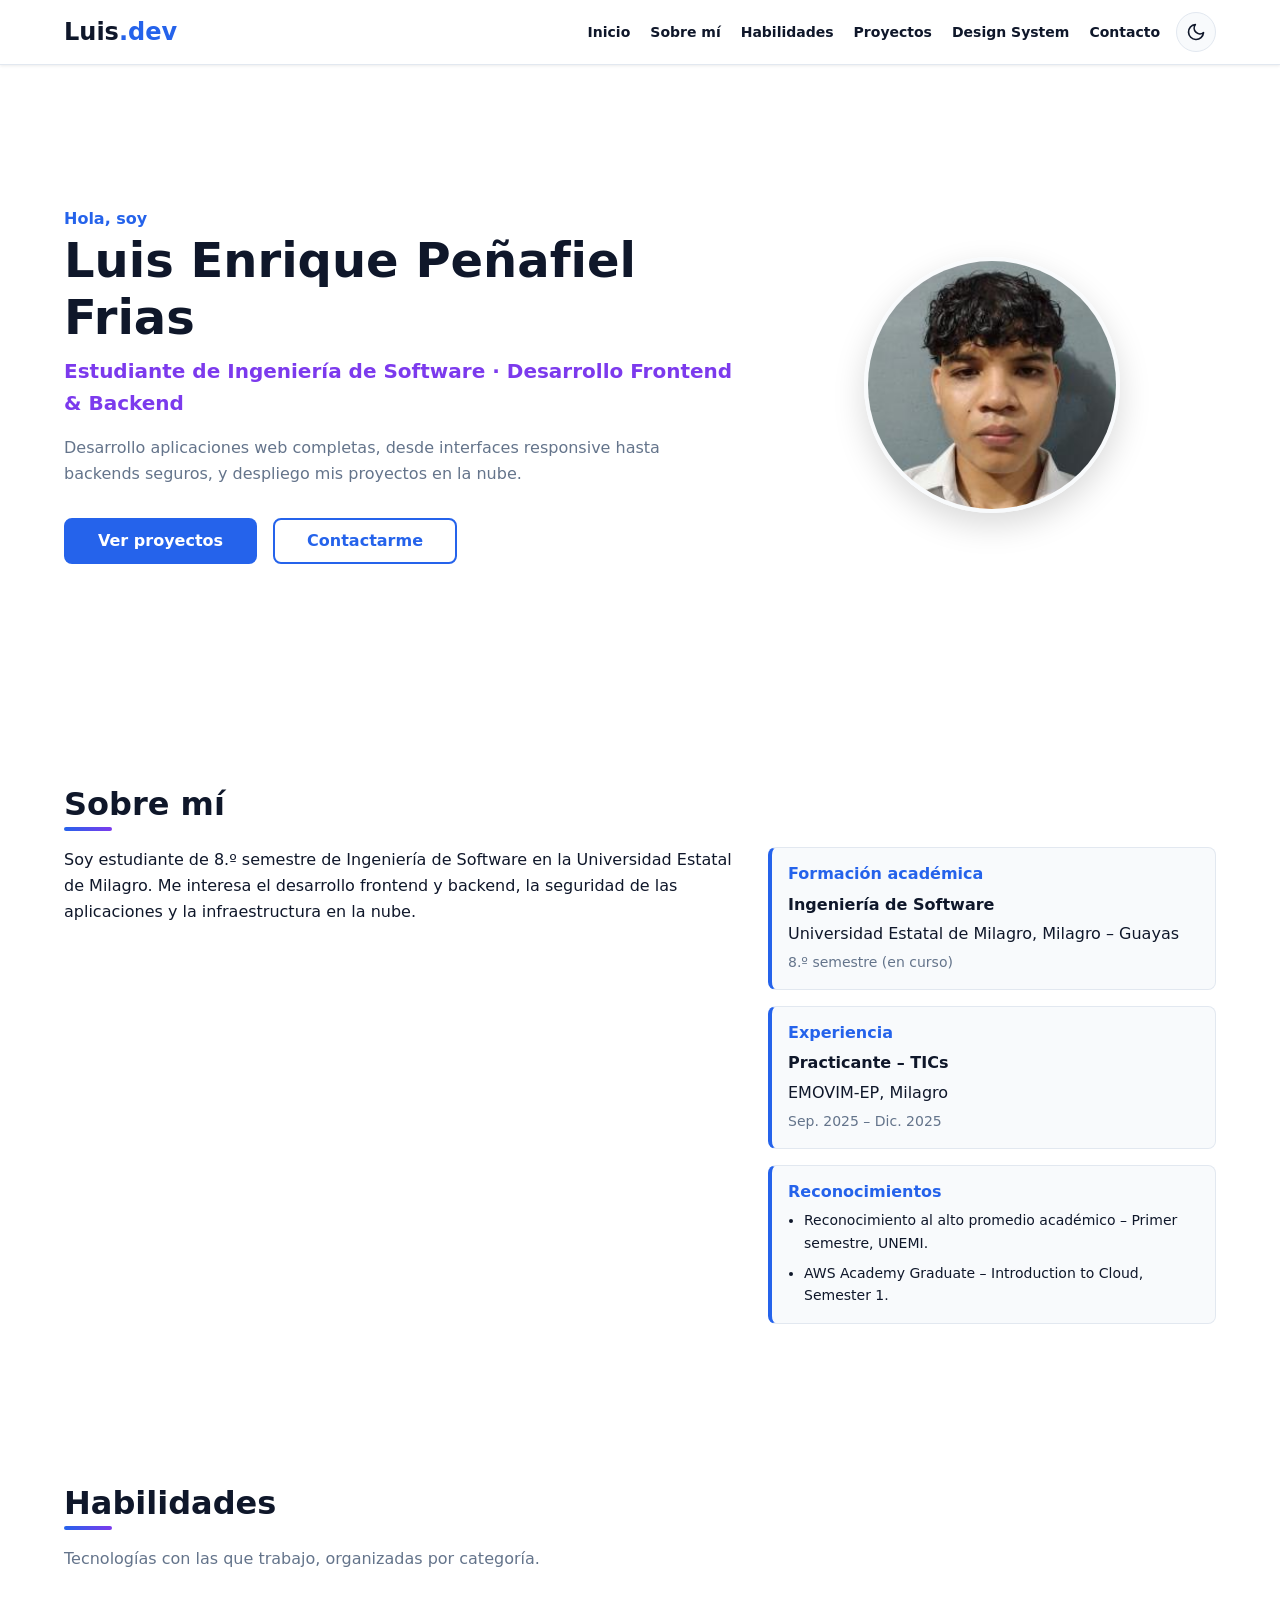
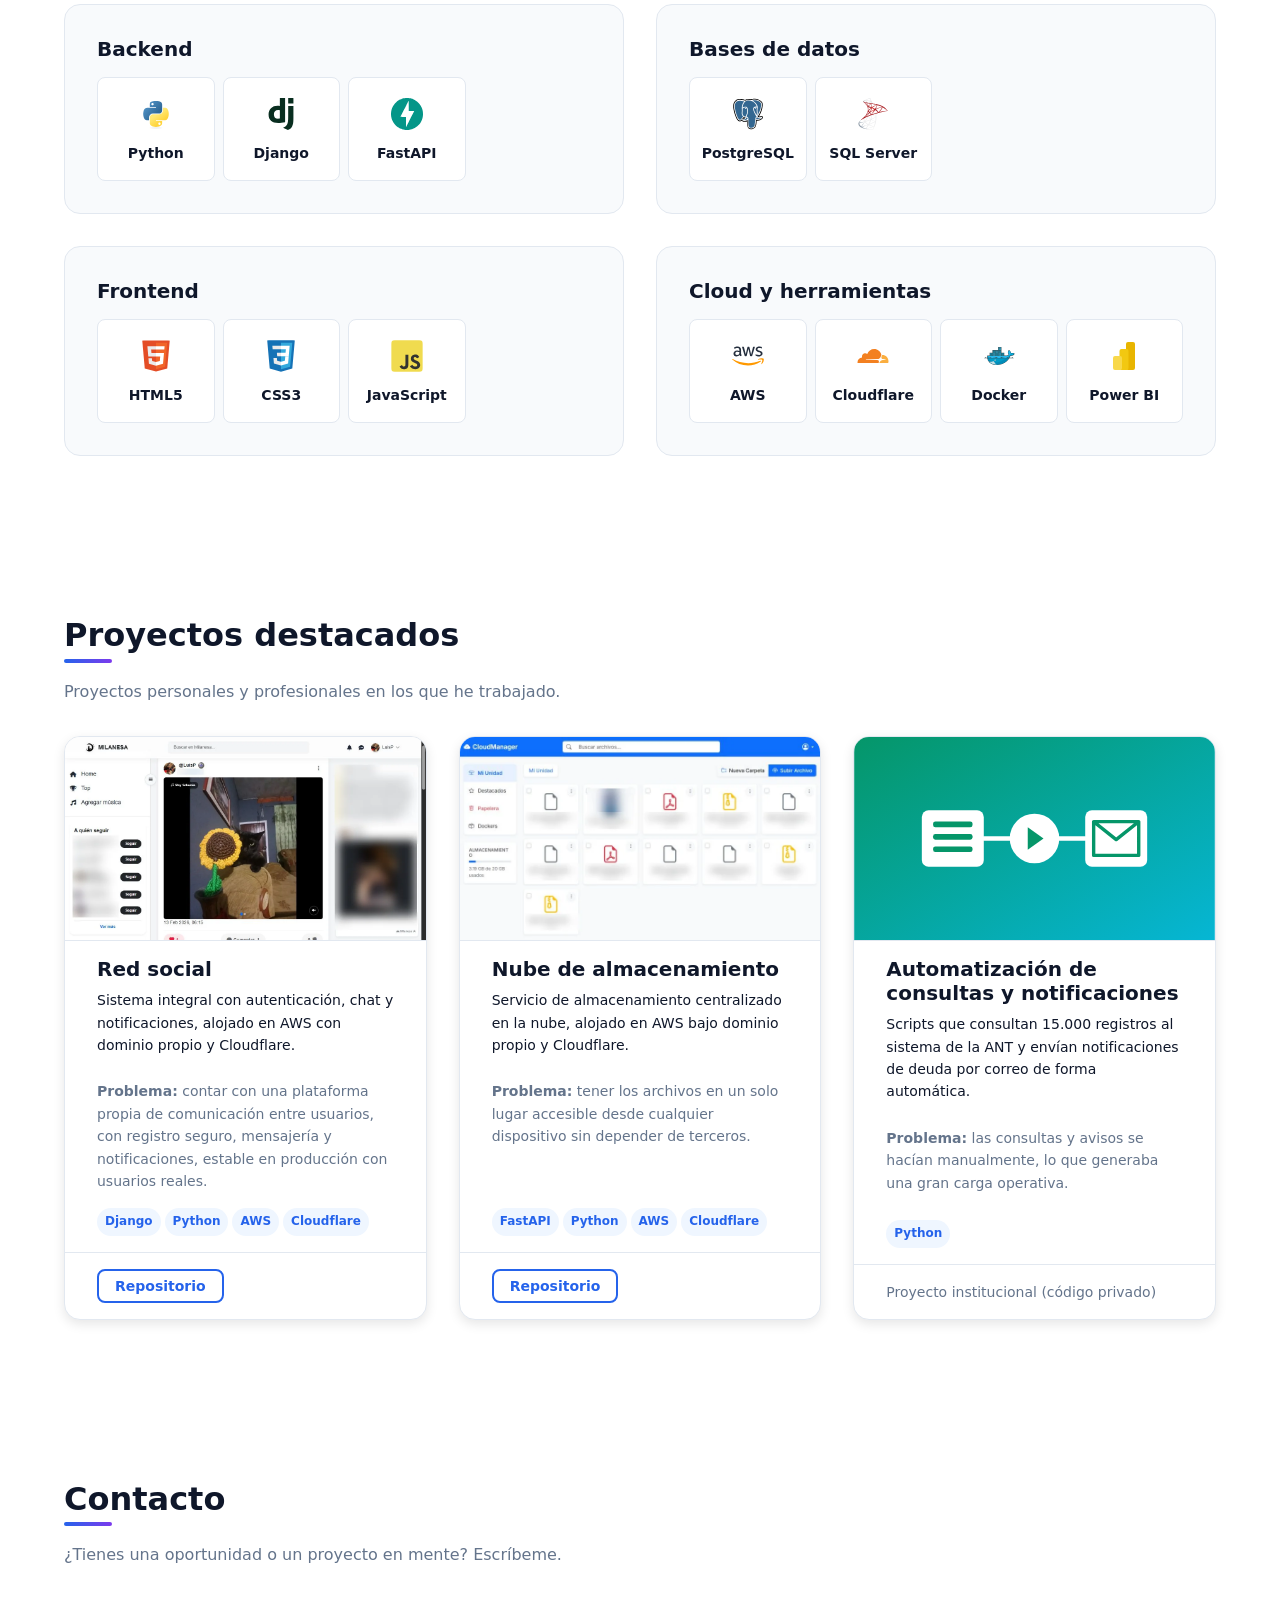
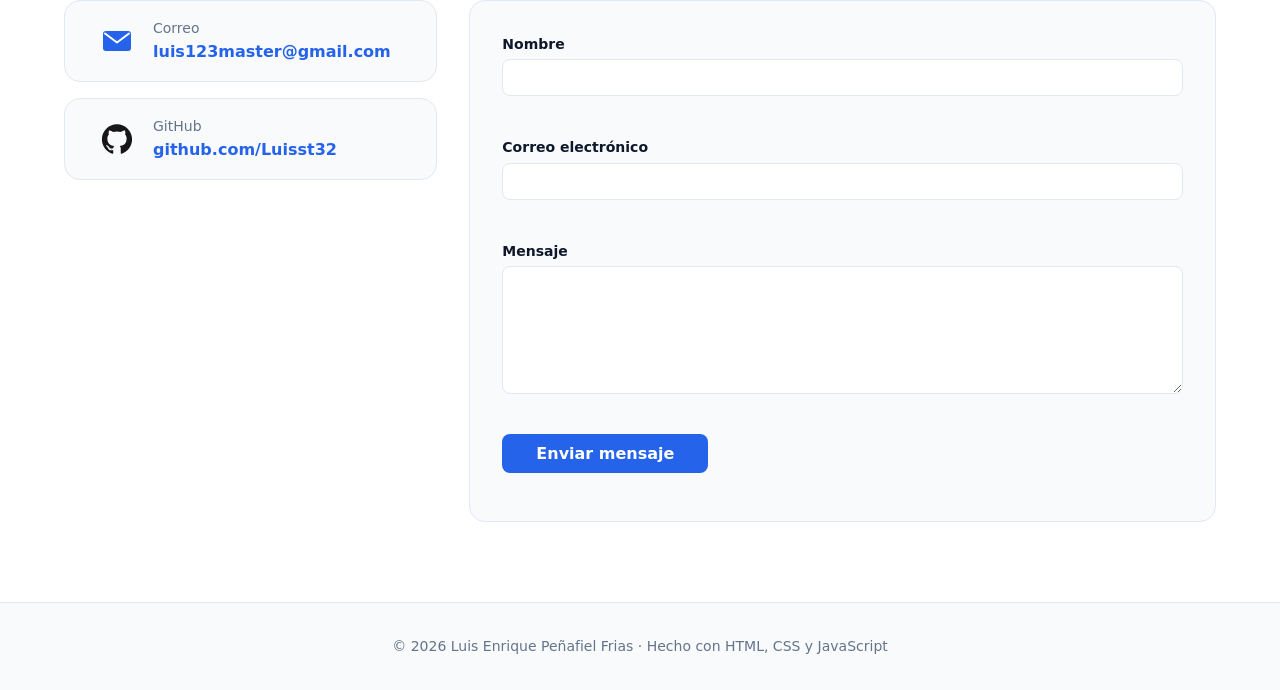
<file: index.html>
<!DOCTYPE html>
<html lang="es">
<head>
    <meta charset="UTF-8">
    <meta name="viewport" content="width=device-width, initial-scale=1.0">
    <meta name="description" content="Portafolio de Luis Enrique Peñafiel Frias, estudiante de Ingeniería de Software enfocado en desarrollo web frontend, backend y cloud.">
    <title>Luis Peñafiel | Portafolio</title>
    <link rel="stylesheet" href="css/variables.css">
    <link rel="stylesheet" href="css/base.css">
    <link rel="stylesheet" href="css/layout.css">
    <link rel="stylesheet" href="css/components.css">
    <script src="js/theme.js"></script>
    <script src="js/main.js" defer></script>
</head>
<body>
    <a class="skip-link" href="#contenido">Saltar al contenido</a>

    <header class="site-header">
        <nav class="navbar" aria-label="Navegación principal">
            <a class="navbar__brand" href="index.html">Luis<span>.dev</span></a>
            <button class="theme-toggle" type="button" aria-pressed="false" aria-label="Activar tema oscuro">
                <svg class="theme-toggle__icon theme-toggle__icon--moon" viewBox="0 0 24 24" aria-hidden="true"><path d="M21 12.8A9 9 0 1 1 11.2 3a7 7 0 0 0 9.8 9.8z"/></svg>
                <svg class="theme-toggle__icon theme-toggle__icon--sun" viewBox="0 0 24 24" aria-hidden="true"><circle cx="12" cy="12" r="5"/><path d="M12 1v3M12 20v3M4.2 4.2l2.1 2.1M17.7 17.7l2.1 2.1M1 12h3M20 12h3M4.2 19.8l2.1-2.1M17.7 6.3l2.1-2.1"/></svg>
            </button>
            <button class="navbar__toggle" type="button" aria-controls="menu-principal" aria-expanded="false" aria-label="Abrir menú">
                <span class="navbar__toggle-bar"></span>
                <span class="navbar__toggle-bar"></span>
                <span class="navbar__toggle-bar"></span>
            </button>
            <ul class="navbar__menu" id="menu-principal">
                <li><a class="navbar__link" href="#inicio">Inicio</a></li>
                <li><a class="navbar__link" href="#sobre-mi">Sobre mí</a></li>
                <li><a class="navbar__link" href="#habilidades">Habilidades</a></li>
                <li><a class="navbar__link" href="#proyectos">Proyectos</a></li>
                <li><a class="navbar__link" href="design-system.html">Design System</a></li>
                <li><a class="navbar__link" href="#contacto">Contacto</a></li>
            </ul>
        </nav>
    </header>

    <main id="contenido">
        <section class="hero" id="inicio" aria-labelledby="hero-titulo">
            <div class="hero__text">
                <p class="hero__greeting">Hola, soy</p>
                <h1 id="hero-titulo">Luis Enrique Peñafiel Frias</h1>
                <p class="hero__role">Estudiante de Ingeniería de Software · Desarrollo Frontend &amp; Backend</p>
                <p class="hero__summary">
                    Desarrollo aplicaciones web completas, desde interfaces responsive hasta
                    backends seguros, y despliego mis proyectos en la nube.
                </p>
                <div class="hero__actions">
                    <a class="btn btn--primary" href="#proyectos">Ver proyectos</a>
                    <a class="btn btn--secondary" href="#contacto">Contactarme</a>
                </div>
            </div>
            <figure class="hero__photo">
                <img src="assets/img/perfil.jpg" alt="Fotografía de Luis Enrique Peñafiel Frias" width="231" height="293">
            </figure>
        </section>

        <section class="section" id="sobre-mi" aria-labelledby="sobre-mi-titulo">
            <h2 class="section__title" id="sobre-mi-titulo">Sobre mí</h2>
            <div class="about">
                <div class="about__text">
                    <p>
                        Soy estudiante de 8.º semestre de Ingeniería de Software en la Universidad Estatal
                        de Milagro. Me interesa el desarrollo frontend y backend, la seguridad de las
                        aplicaciones y la infraestructura en la nube.
                    </p>
                </div>

                <aside class="about__aside" aria-label="Datos académicos y profesionales">
                    <article class="info-block">
                        <h3 class="info-block__title">Formación académica</h3>
                        <p><strong>Ingeniería de Software</strong></p>
                        <p>Universidad Estatal de Milagro, Milagro – Guayas</p>
                        <p class="text-muted">8.º semestre (en curso)</p>
                    </article>

                    <article class="info-block">
                        <h3 class="info-block__title">Experiencia</h3>
                        <p><strong>Practicante – TICs</strong></p>
                        <p>EMOVIM-EP, Milagro</p>
                        <p class="text-muted"><time datetime="2025-09">Sep. 2025</time> – <time datetime="2025-12">Dic. 2025</time></p>
                    </article>

                    <article class="info-block">
                        <h3 class="info-block__title">Reconocimientos</h3>
                        <ul class="info-block__list">
                            <li>Reconocimiento al alto promedio académico – Primer semestre, UNEMI.</li>
                            <li>AWS Academy Graduate – Introduction to Cloud, Semester 1.</li>
                        </ul>
                    </article>
                </aside>
            </div>
        </section>

        <section class="section" id="habilidades" aria-labelledby="habilidades-titulo">
            <h2 class="section__title" id="habilidades-titulo">Habilidades</h2>
            <p class="section__intro">Tecnologías con las que trabajo, organizadas por categoría.</p>

            <div class="skills">
                <article class="skill-group">
                    <h3 class="skill-group__title">Backend</h3>
                    <ul class="skill-list">
                        <li class="skill">
                            <img class="skill__icon" src="assets/icons/python.svg" alt="" width="40" height="40">
                            <span class="skill__name">Python</span>
                        </li>
                        <li class="skill">
                            <img class="skill__icon" src="assets/icons/django.svg" alt="" width="40" height="40">
                            <span class="skill__name">Django</span>
                        </li>
                        <li class="skill">
                            <img class="skill__icon" src="assets/icons/fastapi.svg" alt="" width="40" height="40">
                            <span class="skill__name">FastAPI</span>
                        </li>
                    </ul>
                </article>

                <article class="skill-group">
                    <h3 class="skill-group__title">Bases de datos</h3>
                    <ul class="skill-list">
                        <li class="skill">
                            <img class="skill__icon" src="assets/icons/postgresql.svg" alt="" width="40" height="40">
                            <span class="skill__name">PostgreSQL</span>
                        </li>
                        <li class="skill">
                            <img class="skill__icon" src="assets/icons/sqlserver.svg" alt="" width="40" height="40">
                            <span class="skill__name">SQL Server</span>
                        </li>
                    </ul>
                </article>

                <article class="skill-group">
                    <h3 class="skill-group__title">Frontend</h3>
                    <ul class="skill-list">
                        <li class="skill">
                            <img class="skill__icon" src="assets/icons/html5.svg" alt="" width="40" height="40">
                            <span class="skill__name">HTML5</span>
                        </li>
                        <li class="skill">
                            <img class="skill__icon" src="assets/icons/css3.svg" alt="" width="40" height="40">
                            <span class="skill__name">CSS3</span>
                        </li>
                        <li class="skill">
                            <img class="skill__icon" src="assets/icons/javascript.svg" alt="" width="40" height="40">
                            <span class="skill__name">JavaScript</span>
                        </li>
                    </ul>
                </article>

                <article class="skill-group">
                    <h3 class="skill-group__title">Cloud y herramientas</h3>
                    <ul class="skill-list">
                        <li class="skill">
                            <img class="skill__icon" src="assets/icons/aws.svg" alt="" width="40" height="40">
                            <span class="skill__name">AWS</span>
                        </li>
                        <li class="skill">
                            <img class="skill__icon" src="assets/icons/cloudflare.svg" alt="" width="40" height="40">
                            <span class="skill__name">Cloudflare</span>
                        </li>
                        <li class="skill">
                            <img class="skill__icon" src="assets/icons/docker.svg" alt="" width="40" height="40">
                            <span class="skill__name">Docker</span>
                        </li>
                        <li class="skill">
                            <img class="skill__icon" src="assets/icons/powerbi.svg" alt="" width="40" height="40">
                            <span class="skill__name">Power BI</span>
                        </li>
                    </ul>
                </article>
            </div>
        </section>

        <section class="section" id="proyectos" aria-labelledby="proyectos-titulo">
            <h2 class="section__title" id="proyectos-titulo">Proyectos destacados</h2>
            <p class="section__intro">Proyectos personales y profesionales en los que he trabajado.</p>


            <div class="projects">
                <article class="card">
                    <figure class="card__media">
                        <img src="assets/img/captura-red-social.webp" alt="Captura de la red social Milanesa: feed con una publicación, menú lateral y sugerencias de usuarios a seguir" width="1144" height="644" loading="lazy" decoding="async">
                        <figcaption class="visually-hidden">Red social desarrollada con Django</figcaption>
                    </figure>
                    <div class="card__body">
                        <h3 class="card__title">Red social</h3>
                        <p class="card__desc">Sistema integral con autenticación, chat y notificaciones, alojado en AWS con dominio propio y Cloudflare.</p>
                        <p class="card__problem"><strong>Problema:</strong> contar con una plataforma propia de comunicación entre usuarios, con registro seguro, mensajería y notificaciones, estable en producción con usuarios reales.</p>
                        <ul class="card__tags" aria-label="Tecnologías">
                            <li class="badge">Django</li>
                            <li class="badge">Python</li>
                            <li class="badge">AWS</li>
                            <li class="badge">Cloudflare</li>
                        </ul>
                    </div>
                    <footer class="card__footer">
                        <a class="btn btn--secondary btn--sm" href="https://github.com/Luisst32/web-django" target="_blank" rel="noopener noreferrer">Repositorio</a>
                    </footer>
                </article>

                <article class="card">
                    <figure class="card__media">
                        <img src="assets/img/captura-nube.webp" alt="Captura de CloudManager: vista Mi Unidad con archivos, barra de almacenamiento y botones para subir archivos y crear carpetas" width="800" height="450" loading="lazy" decoding="async">
                        <figcaption class="visually-hidden">Nube de almacenamiento desarrollada con FastAPI</figcaption>
                    </figure>
                    <div class="card__body">
                        <h3 class="card__title">Nube de almacenamiento</h3>
                        <p class="card__desc">Servicio de almacenamiento centralizado en la nube, alojado en AWS bajo dominio propio y Cloudflare.</p>
                        <p class="card__problem"><strong>Problema:</strong> tener los archivos en un solo lugar accesible desde cualquier dispositivo sin depender de terceros.</p>
                        <ul class="card__tags" aria-label="Tecnologías">
                            <li class="badge">FastAPI</li>
                            <li class="badge">Python</li>
                            <li class="badge">AWS</li>
                            <li class="badge">Cloudflare</li>
                        </ul>
                    </div>
                    <footer class="card__footer">
                        <a class="btn btn--secondary btn--sm" href="https://github.com/Luisst32/upload_documents" target="_blank" rel="noopener noreferrer">Repositorio</a>
                    </footer>
                </article>

                <article class="card">
                    <figure class="card__media">
                        <img src="assets/img/proyecto-automatizacion.svg" alt="Ilustración de un flujo automatizado de correos y registros" width="640" height="360" loading="lazy" decoding="async">
                        <figcaption class="visually-hidden">Automatización de consultas y notificaciones</figcaption>
                    </figure>
                    <div class="card__body">
                        <h3 class="card__title">Automatización de consultas y notificaciones</h3>
                        <p class="card__desc">Scripts que consultan 15.000 registros al sistema de la ANT y envían notificaciones de deuda por correo de forma automática.</p>
                        <p class="card__problem"><strong>Problema:</strong> las consultas y avisos se hacían manualmente, lo que generaba una gran carga operativa.</p>
                        <ul class="card__tags" aria-label="Tecnologías">
                            <li class="badge">Python</li>
                        </ul>
                    </div>
                    <footer class="card__footer">
                        <p class="text-muted">Proyecto institucional (código privado)</p>
                    </footer>
                </article>
            </div>
        </section>

        <section class="section" id="contacto" aria-labelledby="contacto-titulo">
            <h2 class="section__title" id="contacto-titulo">Contacto</h2>
            <p class="section__intro">¿Tienes una oportunidad o un proyecto en mente? Escríbeme.</p>

            <div class="contact">
                <address class="contact__info">
                    <a class="contact-card" href="mailto:luis123master@gmail.com">
                        <img class="contact-card__icon" src="assets/icons/correo.svg" alt="" width="40" height="40">
                        <span class="contact-card__label">Correo</span>
                        <span class="contact-card__value">luis123master@gmail.com</span>
                    </a>
                    <a class="contact-card" href="https://github.com/Luisst32" target="_blank" rel="noopener noreferrer">
                        <img class="contact-card__icon" src="assets/icons/github.svg" alt="" width="40" height="40">
                        <span class="contact-card__label">GitHub</span>
                        <span class="contact-card__value">github.com/Luisst32</span>
                    </a>
                </address>

                <form class="form" id="form-contacto" action="https://formsubmit.co/luis123master@gmail.com" method="post" novalidate>
                    <input type="hidden" name="_subject" value="Nuevo mensaje desde el portafolio">
                    <input type="hidden" name="_template" value="table">
                    <input class="form__honey" type="text" name="_honey" tabindex="-1" autocomplete="off" aria-hidden="true">
                    <div class="form__field">
                        <label class="form__label" for="nombre">Nombre</label>
                        <input class="input" type="text" id="nombre" name="nombre" autocomplete="name" required minlength="3" aria-describedby="nombre-error">
                        <p class="form__error" id="nombre-error"></p>
                    </div>
                    <div class="form__field">
                        <label class="form__label" for="email">Correo electrónico</label>
                        <input class="input" type="email" id="email" name="email" autocomplete="email" required aria-describedby="email-error">
                        <p class="form__error" id="email-error"></p>
                    </div>
                    <div class="form__field">
                        <label class="form__label" for="mensaje">Mensaje</label>
                        <textarea class="input textarea" id="mensaje" name="mensaje" rows="5" required minlength="10" aria-describedby="mensaje-error"></textarea>
                        <p class="form__error" id="mensaje-error"></p>
                    </div>
                    <button class="btn btn--primary" type="submit">Enviar mensaje</button>
                    <p class="form__status" role="status" aria-live="polite"></p>
                </form>
            </div>
        </section>
    </main>


    <footer class="site-footer">
        <p>&copy; 2026 Luis Enrique Peñafiel Frias · Hecho con HTML, CSS y JavaScript</p>
    </footer>
</body>
</html>
</file>
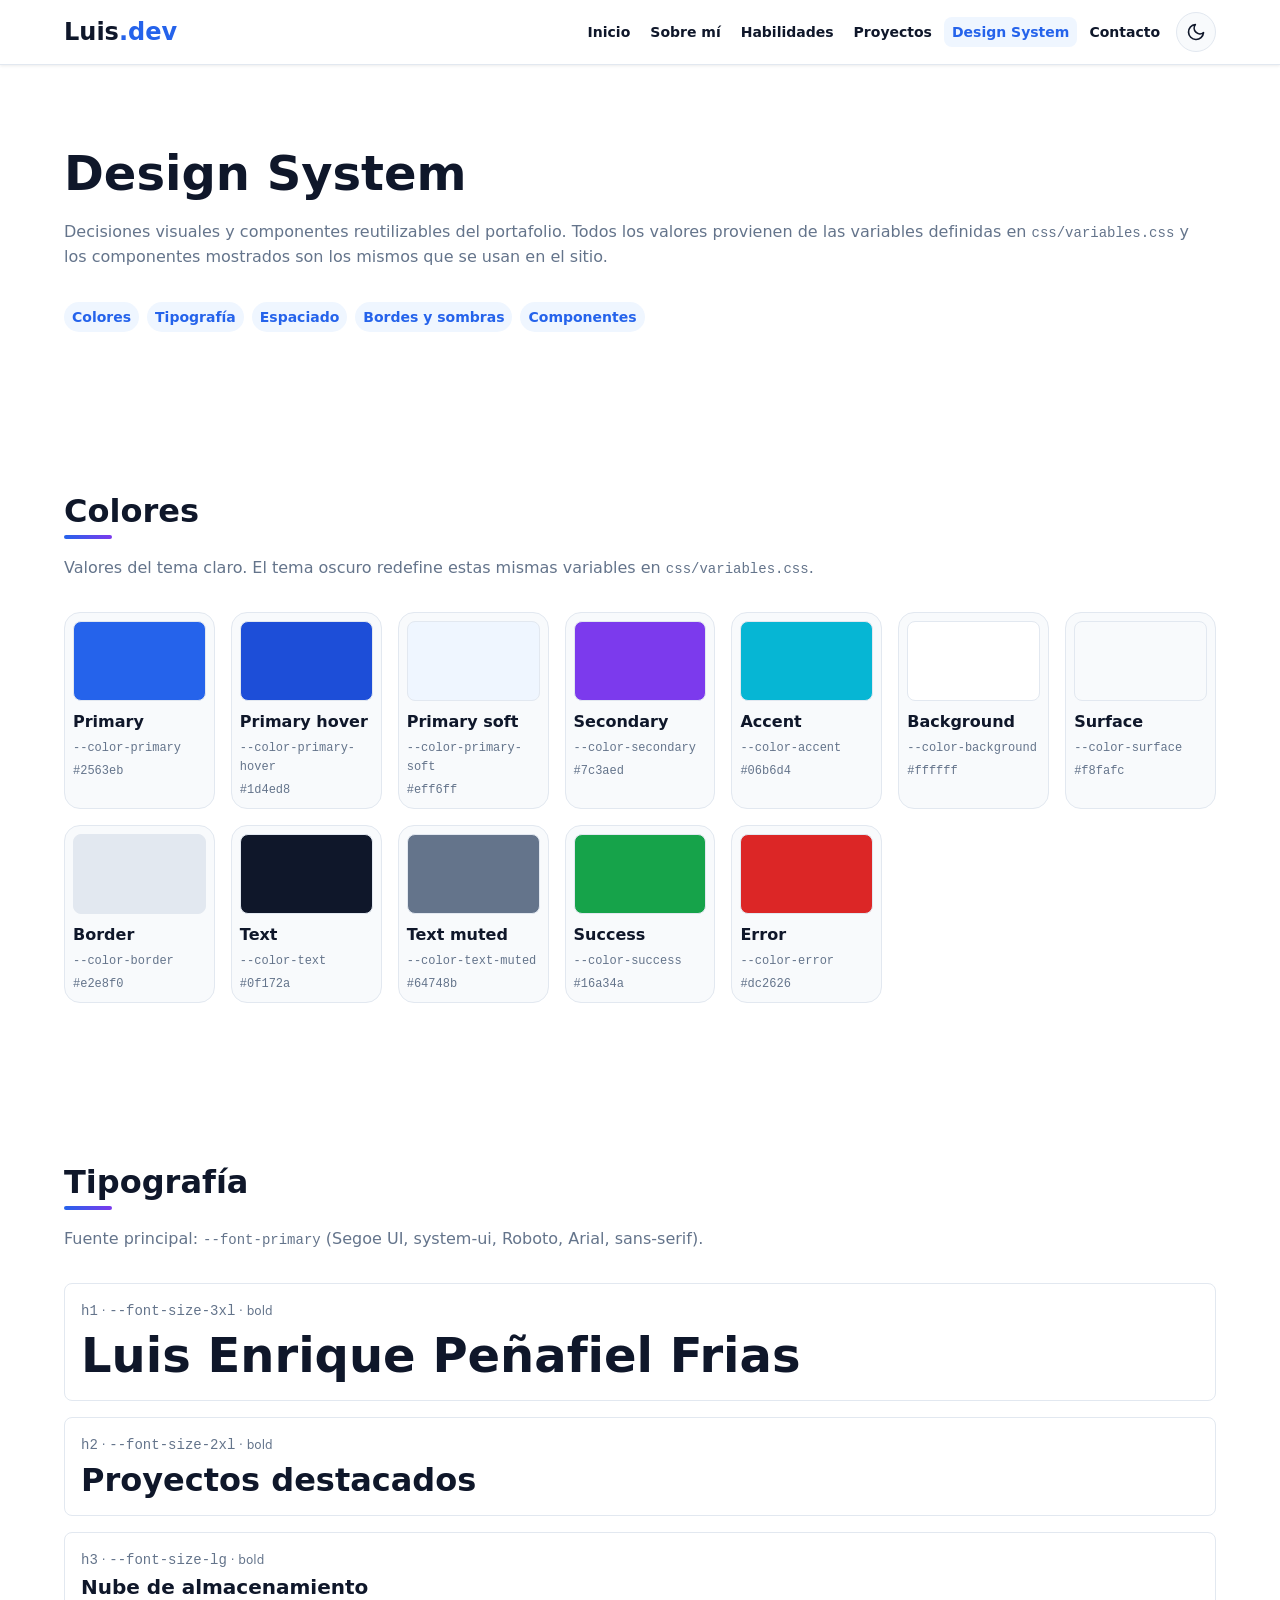
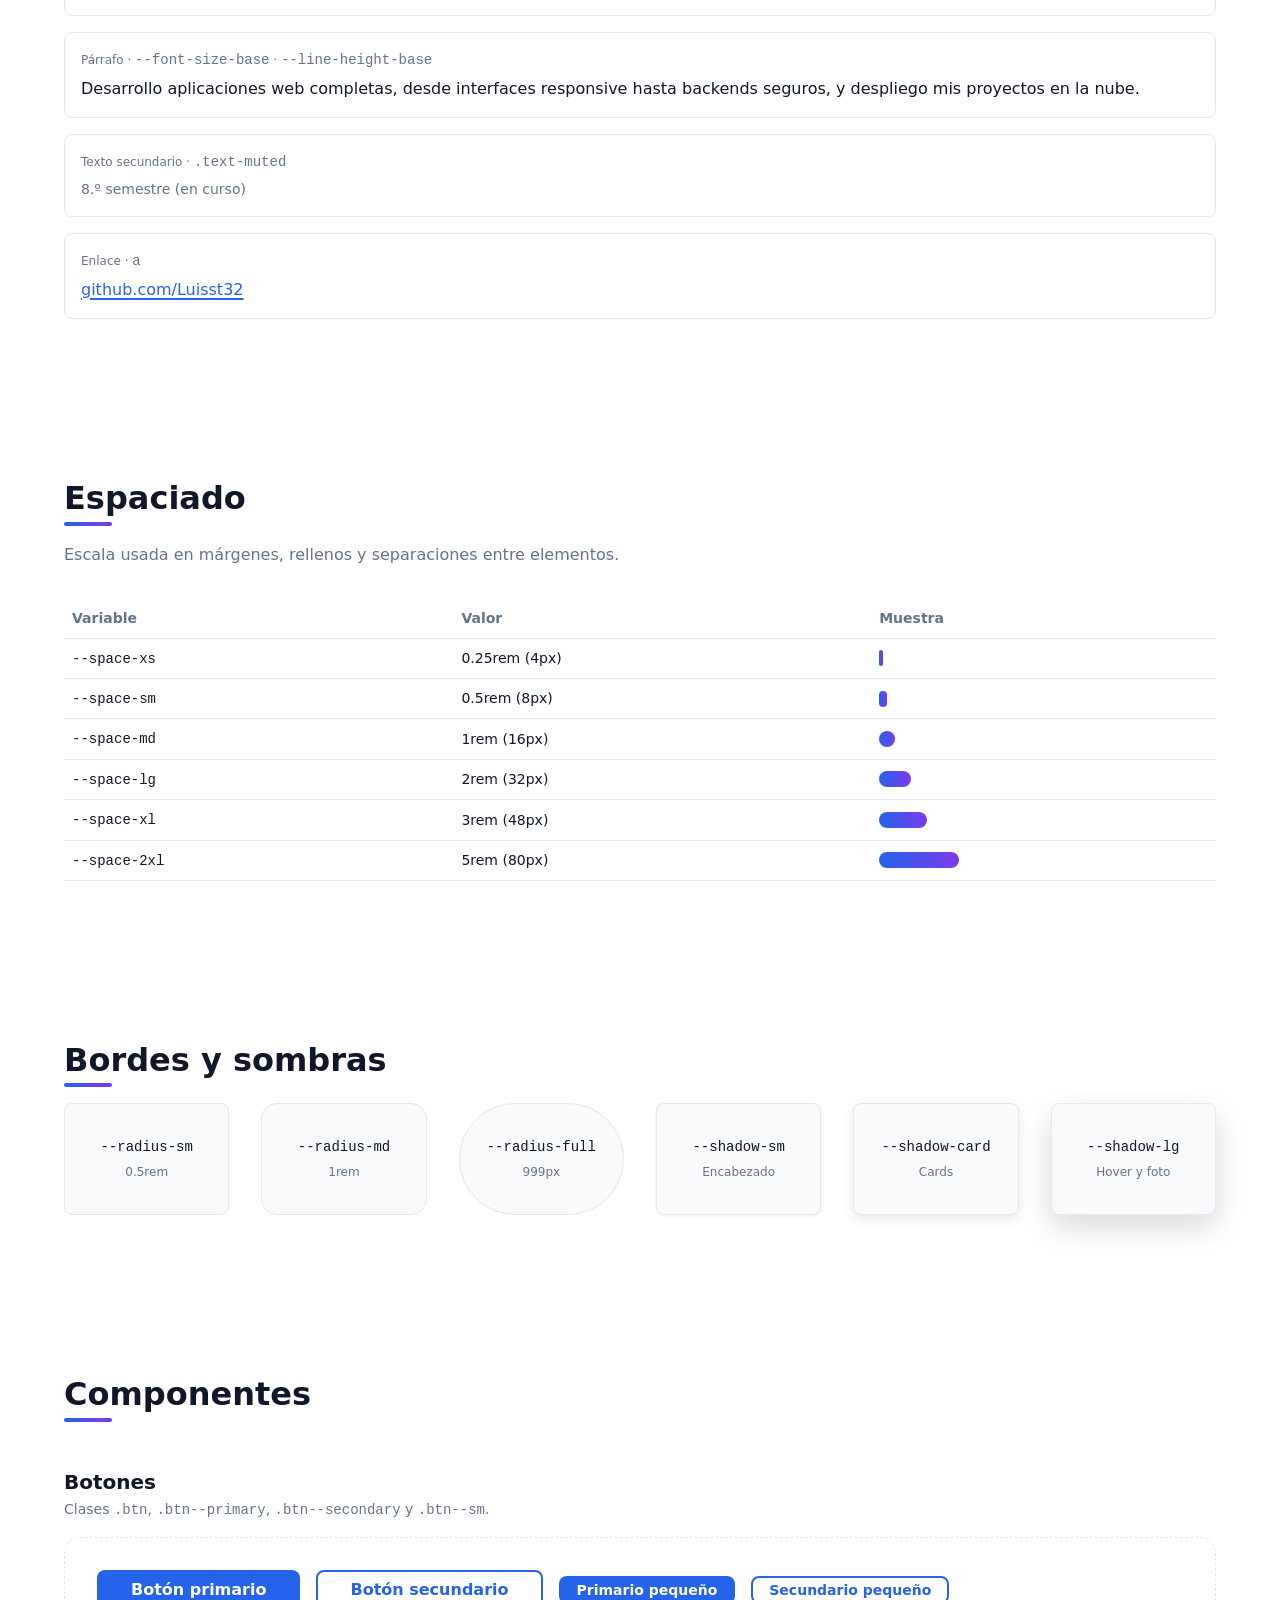
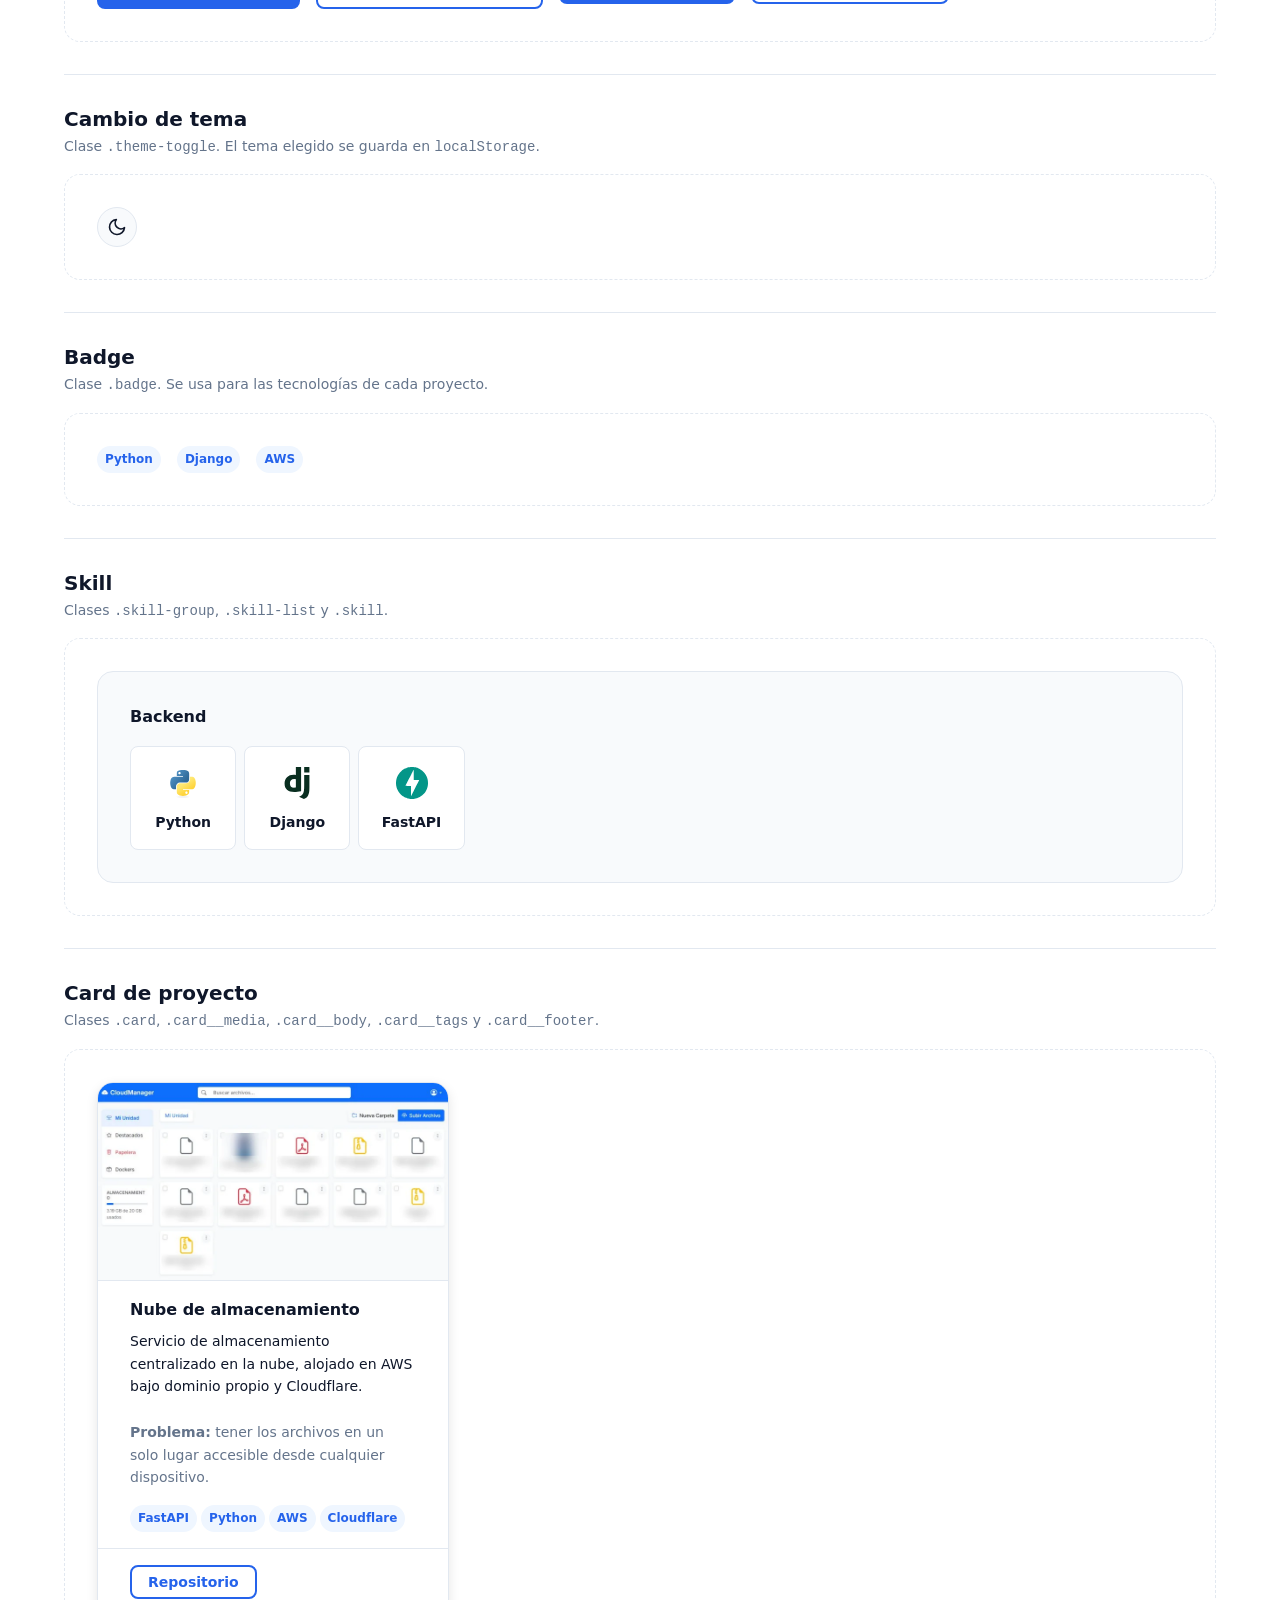
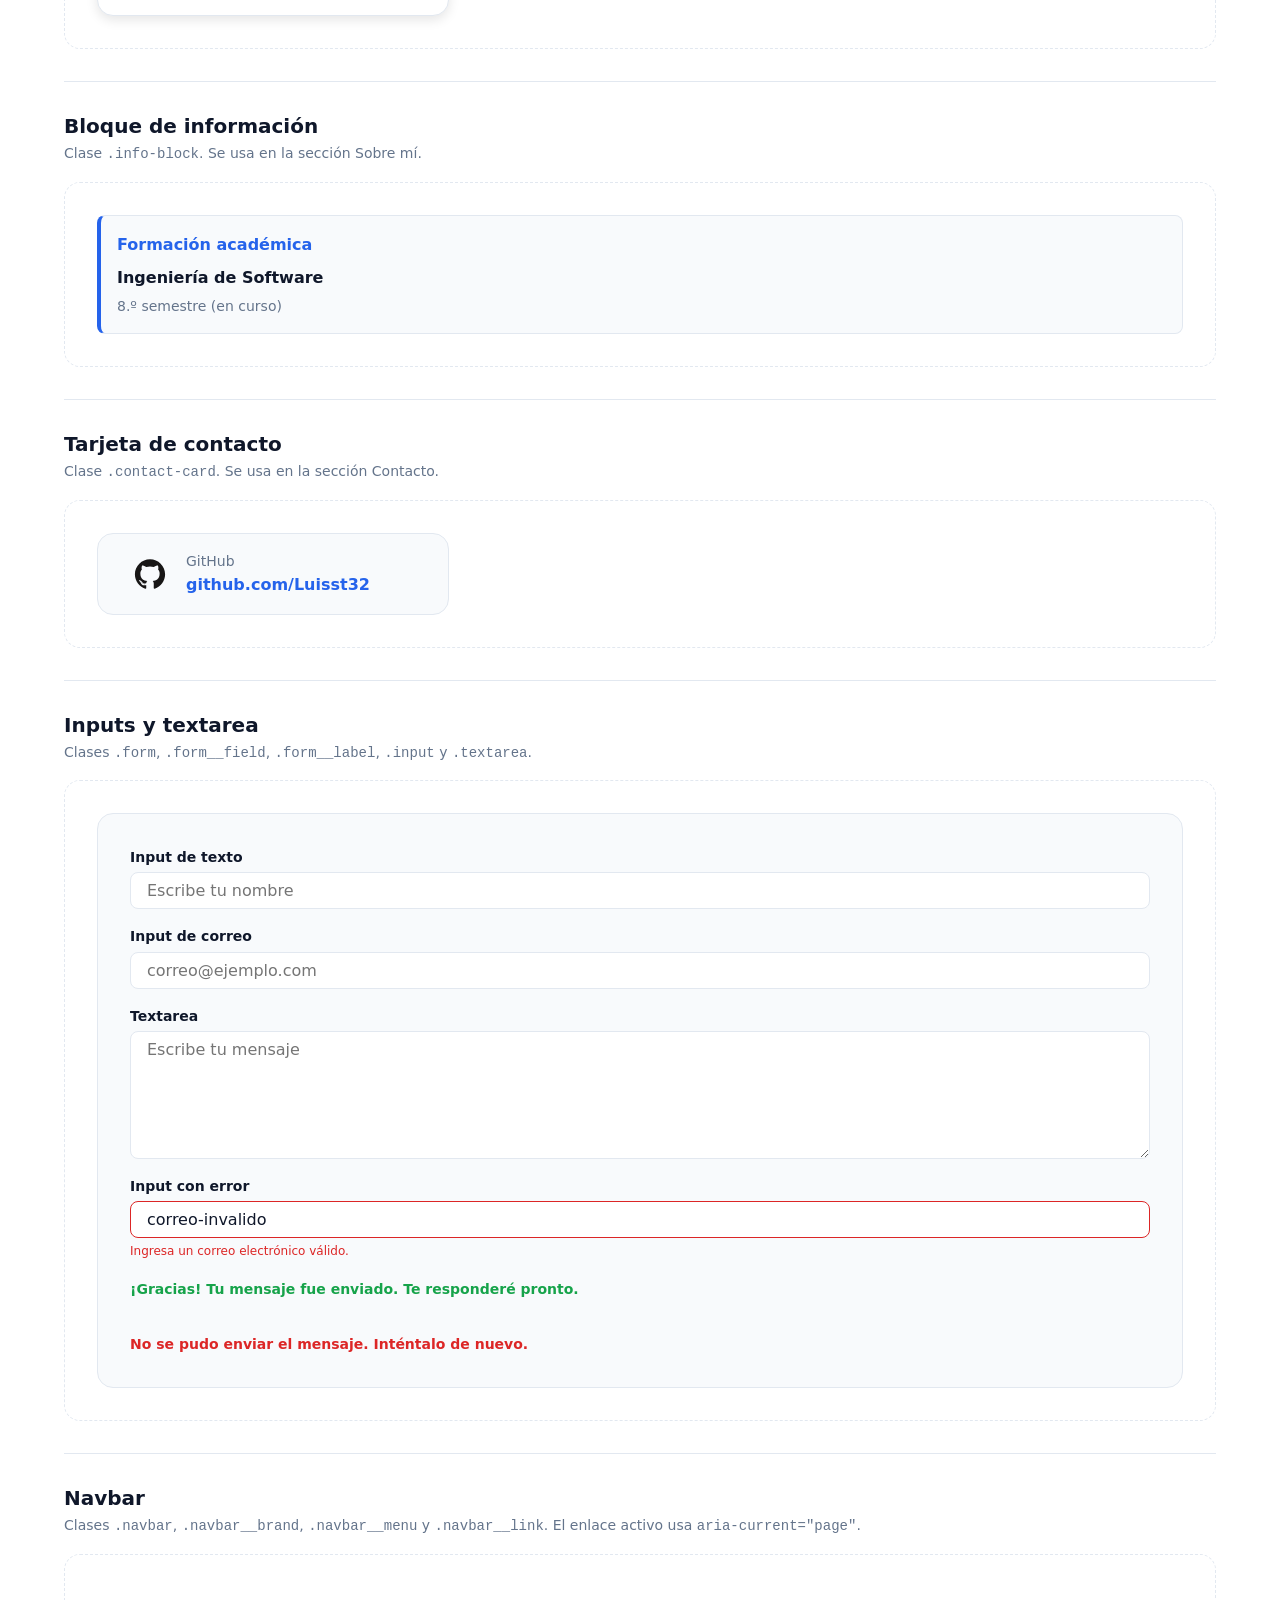
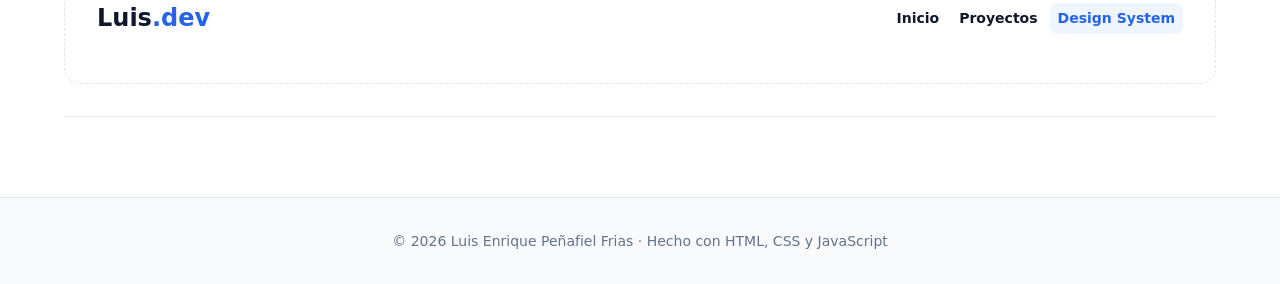
<file: design-system.html>
<!DOCTYPE html>
<html lang="es">
<head>
    <meta charset="UTF-8">
    <meta name="viewport" content="width=device-width, initial-scale=1.0">
    <meta name="description" content="Design System del portafolio de Luis Enrique Peñafiel Frias: colores, tipografía, espaciado y componentes reutilizables.">
    <title>Design System | Luis Peñafiel</title>
    <link rel="stylesheet" href="css/variables.css">
    <link rel="stylesheet" href="css/base.css">
    <link rel="stylesheet" href="css/layout.css">
    <link rel="stylesheet" href="css/components.css">
    <link rel="stylesheet" href="css/design-system.css">
    <script src="js/theme.js"></script>
    <script src="js/main.js" defer></script>
</head>
<body>
    <a class="skip-link" href="#contenido">Saltar al contenido</a>

    <header class="site-header">
        <nav class="navbar" aria-label="Navegación principal">
            <a class="navbar__brand" href="index.html">Luis<span>.dev</span></a>
            <button class="theme-toggle" type="button" aria-pressed="false" aria-label="Activar tema oscuro">
                <svg class="theme-toggle__icon theme-toggle__icon--moon" viewBox="0 0 24 24" aria-hidden="true"><path d="M21 12.8A9 9 0 1 1 11.2 3a7 7 0 0 0 9.8 9.8z"/></svg>
                <svg class="theme-toggle__icon theme-toggle__icon--sun" viewBox="0 0 24 24" aria-hidden="true"><circle cx="12" cy="12" r="5"/><path d="M12 1v3M12 20v3M4.2 4.2l2.1 2.1M17.7 17.7l2.1 2.1M1 12h3M20 12h3M4.2 19.8l2.1-2.1M17.7 6.3l2.1-2.1"/></svg>
            </button>
            <button class="navbar__toggle" type="button" aria-controls="menu-principal" aria-expanded="false" aria-label="Abrir menú">
                <span class="navbar__toggle-bar"></span>
                <span class="navbar__toggle-bar"></span>
                <span class="navbar__toggle-bar"></span>
            </button>
            <ul class="navbar__menu" id="menu-principal">
                <li><a class="navbar__link" href="index.html#inicio">Inicio</a></li>
                <li><a class="navbar__link" href="index.html#sobre-mi">Sobre mí</a></li>
                <li><a class="navbar__link" href="index.html#habilidades">Habilidades</a></li>
                <li><a class="navbar__link" href="index.html#proyectos">Proyectos</a></li>
                <li><a class="navbar__link" href="design-system.html" aria-current="page">Design System</a></li>
                <li><a class="navbar__link" href="index.html#contacto">Contacto</a></li>
            </ul>
        </nav>
    </header>

    <main id="contenido">
        <section class="section ds-intro" aria-labelledby="ds-titulo">
            <h1 id="ds-titulo">Design System</h1>
            <p class="section__intro">
                Decisiones visuales y componentes reutilizables del portafolio. Todos los valores
                provienen de las variables definidas en <code>css/variables.css</code> y los componentes
                mostrados son los mismos que se usan en el sitio.
            </p>
            <nav class="ds-toc" aria-label="Contenido del Design System">
                <ul>
                    <li><a class="badge" href="#colores">Colores</a></li>
                    <li><a class="badge" href="#tipografia">Tipografía</a></li>
                    <li><a class="badge" href="#espaciado">Espaciado</a></li>
                    <li><a class="badge" href="#bordes-sombras">Bordes y sombras</a></li>
                    <li><a class="badge" href="#componentes">Componentes</a></li>
                </ul>
            </nav>
        </section>

        <section class="section" id="colores" aria-labelledby="colores-titulo">
            <h2 class="section__title" id="colores-titulo">Colores</h2>
            <p class="section__intro">Valores del tema claro. El tema oscuro redefine estas mismas variables en <code>css/variables.css</code>.</p>
            <ul class="swatches">
                <li class="swatch">
                    <span class="swatch__color swatch__color--primary"></span>
                    <p class="swatch__name">Primary</p>
                    <code>--color-primary</code>
                    <code>#2563eb</code>
                </li>
                <li class="swatch">
                    <span class="swatch__color swatch__color--primary-hover"></span>
                    <p class="swatch__name">Primary hover</p>
                    <code>--color-primary-hover</code>
                    <code>#1d4ed8</code>
                </li>
                <li class="swatch">
                    <span class="swatch__color swatch__color--primary-soft"></span>
                    <p class="swatch__name">Primary soft</p>
                    <code>--color-primary-soft</code>
                    <code>#eff6ff</code>
                </li>
                <li class="swatch">
                    <span class="swatch__color swatch__color--secondary"></span>
                    <p class="swatch__name">Secondary</p>
                    <code>--color-secondary</code>
                    <code>#7c3aed</code>
                </li>
                <li class="swatch">
                    <span class="swatch__color swatch__color--accent"></span>
                    <p class="swatch__name">Accent</p>
                    <code>--color-accent</code>
                    <code>#06b6d4</code>
                </li>
                <li class="swatch">
                    <span class="swatch__color swatch__color--background"></span>
                    <p class="swatch__name">Background</p>
                    <code>--color-background</code>
                    <code>#ffffff</code>
                </li>
                <li class="swatch">
                    <span class="swatch__color swatch__color--surface"></span>
                    <p class="swatch__name">Surface</p>
                    <code>--color-surface</code>
                    <code>#f8fafc</code>
                </li>
                <li class="swatch">
                    <span class="swatch__color swatch__color--border"></span>
                    <p class="swatch__name">Border</p>
                    <code>--color-border</code>
                    <code>#e2e8f0</code>
                </li>
                <li class="swatch">
                    <span class="swatch__color swatch__color--text"></span>
                    <p class="swatch__name">Text</p>
                    <code>--color-text</code>
                    <code>#0f172a</code>
                </li>
                <li class="swatch">
                    <span class="swatch__color swatch__color--text-muted"></span>
                    <p class="swatch__name">Text muted</p>
                    <code>--color-text-muted</code>
                    <code>#64748b</code>
                </li>
                <li class="swatch">
                    <span class="swatch__color swatch__color--success"></span>
                    <p class="swatch__name">Success</p>
                    <code>--color-success</code>
                    <code>#16a34a</code>
                </li>
                <li class="swatch">
                    <span class="swatch__color swatch__color--error"></span>
                    <p class="swatch__name">Error</p>
                    <code>--color-error</code>
                    <code>#dc2626</code>
                </li>
            </ul>
        </section>

        <section class="section" id="tipografia" aria-labelledby="tipografia-titulo">
            <h2 class="section__title" id="tipografia-titulo">Tipografía</h2>
            <p class="section__intro">Fuente principal: <code>--font-primary</code> (Segoe UI, system-ui, Roboto, Arial, sans-serif).</p>
            <dl class="ds-specimens">
                <div class="ds-specimen">
                    <dt><code>h1</code> · <code>--font-size-3xl</code> · bold</dt>
                    <dd><p class="ds-h1">Luis Enrique Peñafiel Frias</p></dd>
                </div>
                <div class="ds-specimen">
                    <dt><code>h2</code> · <code>--font-size-2xl</code> · bold</dt>
                    <dd><p class="ds-h2">Proyectos destacados</p></dd>
                </div>
                <div class="ds-specimen">
                    <dt><code>h3</code> · <code>--font-size-lg</code> · bold</dt>
                    <dd><p class="ds-h3">Nube de almacenamiento</p></dd>
                </div>
                <div class="ds-specimen">
                    <dt>Párrafo · <code>--font-size-base</code> · <code>--line-height-base</code></dt>
                    <dd><p>Desarrollo aplicaciones web completas, desde interfaces responsive hasta backends seguros, y despliego mis proyectos en la nube.</p></dd>
                </div>
                <div class="ds-specimen">
                    <dt>Texto secundario · <code>.text-muted</code></dt>
                    <dd><p class="text-muted">8.º semestre (en curso)</p></dd>
                </div>
                <div class="ds-specimen">
                    <dt>Enlace · <code>a</code></dt>
                    <dd><p><a href="https://github.com/Luisst32" target="_blank" rel="noopener noreferrer">github.com/Luisst32</a></p></dd>
                </div>
            </dl>
        </section>

        <section class="section" id="espaciado" aria-labelledby="espaciado-titulo">
            <h2 class="section__title" id="espaciado-titulo">Espaciado</h2>
            <p class="section__intro">Escala usada en márgenes, rellenos y separaciones entre elementos.</p>
            <table class="ds-table">
                <thead>
                    <tr>
                        <th scope="col">Variable</th>
                        <th scope="col">Valor</th>
                        <th scope="col">Muestra</th>
                    </tr>
                </thead>
                <tbody>
                    <tr>
                        <td><code>--space-xs</code></td>
                        <td>0.25rem (4px)</td>
                        <td><span class="space-bar space-bar--xs"></span></td>
                    </tr>
                    <tr>
                        <td><code>--space-sm</code></td>
                        <td>0.5rem (8px)</td>
                        <td><span class="space-bar space-bar--sm"></span></td>
                    </tr>
                    <tr>
                        <td><code>--space-md</code></td>
                        <td>1rem (16px)</td>
                        <td><span class="space-bar space-bar--md"></span></td>
                    </tr>
                    <tr>
                        <td><code>--space-lg</code></td>
                        <td>2rem (32px)</td>
                        <td><span class="space-bar space-bar--lg"></span></td>
                    </tr>
                    <tr>
                        <td><code>--space-xl</code></td>
                        <td>3rem (48px)</td>
                        <td><span class="space-bar space-bar--xl"></span></td>
                    </tr>
                    <tr>
                        <td><code>--space-2xl</code></td>
                        <td>5rem (80px)</td>
                        <td><span class="space-bar space-bar--2xl"></span></td>
                    </tr>
                </tbody>
            </table>
        </section>

        <section class="section" id="bordes-sombras" aria-labelledby="bordes-titulo">
            <h2 class="section__title" id="bordes-titulo">Bordes y sombras</h2>
            <ul class="ds-samples">
                <li class="ds-sample ds-sample--radius-sm"><code>--radius-sm</code><span>0.5rem</span></li>
                <li class="ds-sample ds-sample--radius-md"><code>--radius-md</code><span>1rem</span></li>
                <li class="ds-sample ds-sample--radius-full"><code>--radius-full</code><span>999px</span></li>
                <li class="ds-sample ds-sample--shadow-sm"><code>--shadow-sm</code><span>Encabezado</span></li>
                <li class="ds-sample ds-sample--shadow-card"><code>--shadow-card</code><span>Cards</span></li>
                <li class="ds-sample ds-sample--shadow-lg"><code>--shadow-lg</code><span>Hover y foto</span></li>
            </ul>
        </section>

        <section class="section" id="componentes" aria-labelledby="componentes-titulo">
            <h2 class="section__title" id="componentes-titulo">Componentes</h2>

            <article class="ds-component">
                <h3>Botones</h3>
                <p class="text-muted">Clases <code>.btn</code>, <code>.btn--primary</code>, <code>.btn--secondary</code> y <code>.btn--sm</code>.</p>
                <div class="ds-demo">
                    <button class="btn btn--primary" type="button">Botón primario</button>
                    <button class="btn btn--secondary" type="button">Botón secundario</button>
                    <button class="btn btn--primary btn--sm" type="button">Primario pequeño</button>
                    <button class="btn btn--secondary btn--sm" type="button">Secundario pequeño</button>
                </div>
            </article>


            <article class="ds-component">
                <h3>Cambio de tema</h3>
                <p class="text-muted">Clase <code>.theme-toggle</code>. El tema elegido se guarda en <code>localStorage</code>.</p>
                <div class="ds-demo">
                    <span class="theme-toggle" aria-hidden="true">
                        <svg class="theme-toggle__icon theme-toggle__icon--moon" viewBox="0 0 24 24"><path d="M21 12.8A9 9 0 1 1 11.2 3a7 7 0 0 0 9.8 9.8z"/></svg>
                        <svg class="theme-toggle__icon theme-toggle__icon--sun" viewBox="0 0 24 24"><circle cx="12" cy="12" r="5"/><path d="M12 1v3M12 20v3M4.2 4.2l2.1 2.1M17.7 17.7l2.1 2.1M1 12h3M20 12h3M4.2 19.8l2.1-2.1M17.7 6.3l2.1-2.1"/></svg>
                    </span>
                </div>
            </article>

            <article class="ds-component">
                <h3>Badge</h3>
                <p class="text-muted">Clase <code>.badge</code>. Se usa para las tecnologías de cada proyecto.</p>
                <ul class="ds-demo">
                    <li class="badge">Python</li>
                    <li class="badge">Django</li>
                    <li class="badge">AWS</li>
                </ul>
            </article>

            <article class="ds-component">
                <h3>Skill</h3>
                <p class="text-muted">Clases <code>.skill-group</code>, <code>.skill-list</code> y <code>.skill</code>.</p>
                <div class="ds-demo ds-demo--block">
                    <article class="skill-group">
                        <h4 class="skill-group__title">Backend</h4>
                        <ul class="skill-list">
                            <li class="skill">
                                <img class="skill__icon" src="assets/icons/python.svg" alt="" width="40" height="40">
                                <span class="skill__name">Python</span>
                            </li>
                            <li class="skill">
                                <img class="skill__icon" src="assets/icons/django.svg" alt="" width="40" height="40">
                                <span class="skill__name">Django</span>
                            </li>
                            <li class="skill">
                                <img class="skill__icon" src="assets/icons/fastapi.svg" alt="" width="40" height="40">
                                <span class="skill__name">FastAPI</span>
                            </li>
                        </ul>
                    </article>
                </div>
            </article>

            <article class="ds-component">
                <h3>Card de proyecto</h3>
                <p class="text-muted">Clases <code>.card</code>, <code>.card__media</code>, <code>.card__body</code>, <code>.card__tags</code> y <code>.card__footer</code>.</p>
                <div class="ds-demo ds-demo--card">
                    <article class="card">
                        <figure class="card__media">
                            <img src="assets/img/captura-nube.webp" alt="Captura de CloudManager: vista Mi Unidad con archivos, barra de almacenamiento y botones para subir archivos y crear carpetas" width="800" height="450" loading="lazy" decoding="async">
                            <figcaption class="visually-hidden">Ejemplo de card de proyecto</figcaption>
                        </figure>
                        <div class="card__body">
                            <h4 class="card__title">Nube de almacenamiento</h4>
                            <p class="card__desc">Servicio de almacenamiento centralizado en la nube, alojado en AWS bajo dominio propio y Cloudflare.</p>
                            <p class="card__problem"><strong>Problema:</strong> tener los archivos en un solo lugar accesible desde cualquier dispositivo.</p>
                            <ul class="card__tags" aria-label="Tecnologías">
                                <li class="badge">FastAPI</li>
                                <li class="badge">Python</li>
                                <li class="badge">AWS</li>
                                <li class="badge">Cloudflare</li>
                            </ul>
                        </div>
                        <footer class="card__footer">
                            <a class="btn btn--secondary btn--sm" href="https://github.com/Luisst32/upload_documents" target="_blank" rel="noopener noreferrer">Repositorio</a>
                        </footer>
                    </article>
                </div>
            </article>

            <article class="ds-component">
                <h3>Bloque de información</h3>
                <p class="text-muted">Clase <code>.info-block</code>. Se usa en la sección Sobre mí.</p>
                <div class="ds-demo ds-demo--block">
                    <article class="info-block">
                        <h4 class="info-block__title">Formación académica</h4>
                        <p><strong>Ingeniería de Software</strong></p>
                        <p class="text-muted">8.º semestre (en curso)</p>
                    </article>
                </div>
            </article>

            <article class="ds-component">
                <h3>Tarjeta de contacto</h3>
                <p class="text-muted">Clase <code>.contact-card</code>. Se usa en la sección Contacto.</p>
                <div class="ds-demo ds-demo--block">
                    <a class="contact-card ds-contact" href="https://github.com/Luisst32" target="_blank" rel="noopener noreferrer">
                        <img class="contact-card__icon" src="assets/icons/github.svg" alt="" width="40" height="40">
                        <span class="contact-card__label">GitHub</span>
                        <span class="contact-card__value">github.com/Luisst32</span>
                    </a>
                </div>
            </article>

            <article class="ds-component">
                <h3>Inputs y textarea</h3>
                <p class="text-muted">Clases <code>.form</code>, <code>.form__field</code>, <code>.form__label</code>, <code>.input</code> y <code>.textarea</code>.</p>
                <div class="ds-demo ds-demo--block">
                    <form class="form" aria-label="Ejemplo de formulario">
                        <div class="form__field">
                            <label class="form__label" for="ds-nombre">Input de texto</label>
                            <input class="input" type="text" id="ds-nombre" name="ds-nombre" placeholder="Escribe tu nombre">
                        </div>
                        <div class="form__field">
                            <label class="form__label" for="ds-email">Input de correo</label>
                            <input class="input" type="email" id="ds-email" name="ds-email" placeholder="correo@ejemplo.com">
                        </div>
                        <div class="form__field">
                            <label class="form__label" for="ds-mensaje">Textarea</label>
                            <textarea class="input textarea" id="ds-mensaje" name="ds-mensaje" rows="3" placeholder="Escribe tu mensaje"></textarea>
                        </div>
                        <div class="form__field">
                            <label class="form__label" for="ds-error">Input con error</label>
                            <input class="input is-invalid" type="email" id="ds-error" name="ds-error" value="correo-invalido" aria-invalid="true" aria-describedby="ds-error-msg">
                            <p class="form__error" id="ds-error-msg">Ingresa un correo electrónico válido.</p>
                        </div>
                        <p class="form__status form__status--success">¡Gracias! Tu mensaje fue enviado. Te responderé pronto.</p>
                        <p class="form__status form__status--error">No se pudo enviar el mensaje. Inténtalo de nuevo.</p>
                    </form>
                </div>
            </article>

            <article class="ds-component">
                <h3>Navbar</h3>
                <p class="text-muted">Clases <code>.navbar</code>, <code>.navbar__brand</code>, <code>.navbar__menu</code> y <code>.navbar__link</code>. El enlace activo usa <code>aria-current="page"</code>.</p>
                <div class="ds-demo ds-demo--block ds-demo--navbar">
                    <nav class="navbar" aria-label="Ejemplo de navbar">
                        <a class="navbar__brand" href="index.html">Luis<span>.dev</span></a>
                        <ul class="navbar__menu">
                            <li><a class="navbar__link" href="index.html#inicio">Inicio</a></li>
                            <li><a class="navbar__link" href="index.html#proyectos">Proyectos</a></li>
                            <li><a class="navbar__link" href="design-system.html" aria-current="page">Design System</a></li>
                        </ul>
                    </nav>
                </div>
            </article>
        </section>
    </main>


    <footer class="site-footer">
        <p>&copy; 2026 Luis Enrique Peñafiel Frias · Hecho con HTML, CSS y JavaScript</p>
    </footer>
</body>
</html>
</file>
<file: css/variables.css>
:root {
    --color-primary: #2563eb;
    --color-primary-hover: #1d4ed8;
    --color-secondary: #7c3aed;
    --color-accent: #06b6d4;
    --color-primary-soft: #eff6ff;
    --color-background: #ffffff;
    --color-surface: #f8fafc;
    --color-border: #e2e8f0;
    --color-text: #0f172a;
    --color-text-muted: #64748b;
    --color-on-primary: #ffffff;
    --color-success: #16a34a;
    --color-error: #dc2626;
    --color-icon-bg: transparent;

    --font-primary: "Segoe UI", system-ui, -apple-system, Roboto, Arial, sans-serif;
    --font-mono: "Cascadia Code", Consolas, "Courier New", monospace;
    --font-size-xs: 0.75rem;
    --font-size-sm: 0.875rem;
    --font-size-base: 1rem;
    --font-size-lg: 1.25rem;
    --font-size-xl: 1.5rem;
    --font-size-2xl: 2rem;
    --font-size-3xl: clamp(2rem, 5vw, 3rem);
    --font-weight-normal: 400;
    --font-weight-semibold: 600;
    --font-weight-bold: 700;
    --line-height-tight: 1.2;
    --line-height-base: 1.6;

    --space-xs: 0.25rem;
    --space-sm: 0.5rem;
    --space-md: 1rem;
    --space-lg: 2rem;
    --space-xl: 3rem;
    --space-2xl: 5rem;

    --border-width: 1px;
    --radius-sm: 0.5rem;
    --radius-md: 1rem;
    --radius-full: 999px;

    --shadow-sm: 0 1px 3px rgb(0 0 0 / 0.08);
    --shadow-card: 0 4px 12px rgb(0 0 0 / 0.1);
    --shadow-lg: 0 12px 32px rgb(0 0 0 / 0.15);

    --container-max: 72rem;
    --header-height: 4rem;
    --avatar-size: 16rem;
    --icon-size: 2.5rem;
    --card-media-ratio: 16 / 9;

    --transition-fast: 150ms ease;
    --transition-base: 250ms ease;
}

[data-theme="dark"] {
    --color-primary: #60a5fa;
    --color-primary-hover: #93c5fd;
    --color-primary-soft: #172554;
    --color-secondary: #a78bfa;
    --color-accent: #22d3ee;
    --color-background: #0f172a;
    --color-surface: #1e293b;
    --color-border: #334155;
    --color-text: #f1f5f9;
    --color-text-muted: #94a3b8;
    --color-on-primary: #0f172a;
    --color-success: #4ade80;
    --color-error: #f87171;
    --color-icon-bg: #f8fafc;

    --shadow-sm: 0 1px 3px rgb(0 0 0 / 0.4);
    --shadow-card: 0 4px 12px rgb(0 0 0 / 0.4);
    --shadow-lg: 0 12px 32px rgb(0 0 0 / 0.5);

    color-scheme: dark;
}
</file>
<file: css/base.css>
*,
*::before,
*::after {
    box-sizing: border-box;
    margin: 0;
    padding: 0;
}

html {
    scroll-behavior: smooth;
    scroll-padding-top: var(--header-height);
}

body {
    font-family: var(--font-primary);
    font-size: var(--font-size-base);
    line-height: var(--line-height-base);
    color: var(--color-text);
    background-color: var(--color-background);
    overflow-x: hidden;
}

img {
    display: block;
    max-width: 100%;
    height: auto;
}

ul {
    list-style: none;
}

h1,
h2,
h3 {
    line-height: var(--line-height-tight);
    font-weight: var(--font-weight-bold);
}

h1 {
    font-size: var(--font-size-3xl);
}

h2 {
    font-size: var(--font-size-2xl);
}

h3 {
    font-size: var(--font-size-lg);
}

p + p {
    margin-top: var(--space-md);
}

a {
    color: var(--color-primary);
    text-decoration-thickness: 2px;
    text-underline-offset: 3px;
    transition: color var(--transition-fast);
}

a:hover {
    color: var(--color-secondary);
}

:focus-visible {
    outline: 3px solid var(--color-accent);
    outline-offset: 2px;
}

code {
    font-family: var(--font-mono);
    font-size: var(--font-size-sm);
}

.text-muted {
    color: var(--color-text-muted);
    font-size: var(--font-size-sm);
}

.visually-hidden {
    position: absolute;
    width: 1px;
    height: 1px;
    overflow: hidden;
    clip: rect(0 0 0 0);
    white-space: nowrap;
}

.skip-link {
    position: absolute;
    top: calc(-1 * var(--space-2xl));
    left: var(--space-md);
    padding: var(--space-sm) var(--space-md);
    background: var(--color-primary);
    color: var(--color-on-primary);
    border-radius: var(--radius-sm);
    z-index: 100;
}

.skip-link:focus {
    top: var(--space-sm);
}
</file>
<file: css/layout.css>
.site-header {
    position: sticky;
    top: 0;
    z-index: 50;
    background-color: var(--color-background);
    border-bottom: var(--border-width) solid var(--color-border);
    box-shadow: var(--shadow-sm);
}

.container,
.navbar,
.hero,
.section,
.site-footer p {
    width: min(100% - 2 * var(--space-md), var(--container-max));
    margin-inline: auto;
}

.section {
    padding-block: var(--space-xl);
}

.hero {
    display: grid;
    gap: var(--space-lg);
    align-items: center;
    padding-block: var(--space-xl);
    text-align: center;
}

.hero__greeting {
    color: var(--color-primary);
    font-weight: var(--font-weight-semibold);
}

.hero__role {
    margin-top: var(--space-sm);
    font-size: var(--font-size-lg);
    color: var(--color-secondary);
    font-weight: var(--font-weight-semibold);
}

.hero__summary {
    margin-top: var(--space-md);
    color: var(--color-text-muted);
    max-width: 38rem;
    margin-inline: auto;
}

.hero__actions {
    display: flex;
    flex-wrap: wrap;
    justify-content: center;
    gap: var(--space-md);
    margin-top: var(--space-lg);
}

.hero__photo {
    order: -1;
    justify-self: center;
}

.hero__photo img {
    width: calc(var(--avatar-size) * 0.75);
    aspect-ratio: 1;
    object-fit: cover;
    object-position: center 70%;
    border-radius: var(--radius-full);
    border: 4px solid var(--color-surface);
    box-shadow: var(--shadow-lg);
}

.about {
    display: grid;
    gap: var(--space-lg);
}

.about__aside {
    display: grid;
    gap: var(--space-md);
}

.skills {
    display: grid;
    gap: var(--space-lg);
}

.projects {
    display: grid;
    gap: var(--space-lg);
}

.contact {
    display: grid;
    gap: var(--space-lg);
    align-items: start;
}

.contact__info {
    font-style: normal;
    display: grid;
    gap: var(--space-md);
}

.site-footer {
    padding-block: var(--space-lg);
    background-color: var(--color-surface);
    border-top: var(--border-width) solid var(--color-border);
    color: var(--color-text-muted);
    font-size: var(--font-size-sm);
    text-align: center;
}

@media (min-width: 40rem) {
    .skills {
        grid-template-columns: repeat(2, 1fr);
    }

    .projects {
        grid-template-columns: repeat(2, 1fr);
    }

    .about__aside {
        grid-template-columns: repeat(2, 1fr);
    }
}

@media (min-width: 64rem) {
    .section {
        padding-block: var(--space-2xl);
    }

    .hero {
        grid-template-columns: 1.5fr 1fr;
        min-height: min(calc(100vh - var(--header-height)), 40rem);
        text-align: left;
    }

    .hero__summary {
        margin-inline: 0;
    }

    .hero__actions {
        justify-content: flex-start;
    }

    .hero__photo {
        order: 0;
    }

    .hero__photo img {
        width: var(--avatar-size);
    }

    .about {
        grid-template-columns: 3fr 2fr;
    }

    .about__aside {
        grid-template-columns: 1fr;
    }

    .projects {
        grid-template-columns: repeat(3, 1fr);
    }

    .contact {
        grid-template-columns: 1fr 2fr;
    }
}
</file>
<file: css/components.css>
.navbar {
    display: flex;
    flex-wrap: wrap;
    align-items: center;
    justify-content: space-between;
    gap: var(--space-sm);
    min-height: var(--header-height);
    padding-block: var(--space-sm);
}

.navbar__brand {
    margin-right: auto;
    font-size: var(--font-size-xl);
    font-weight: var(--font-weight-bold);
    color: var(--color-text);
    text-decoration: none;
}

.navbar__brand span {
    color: var(--color-primary);
}

.navbar__menu {
    order: 1;
    display: flex;
    flex-wrap: wrap;
    gap: var(--space-xs);
}

.navbar__link {
    display: block;
    padding: var(--space-xs) var(--space-sm);
    border-radius: var(--radius-sm);
    color: var(--color-text);
    font-size: var(--font-size-sm);
    font-weight: var(--font-weight-semibold);
    text-decoration: none;
    transition: background-color var(--transition-fast), color var(--transition-fast);
}

.navbar__link:hover,
.navbar__link[aria-current] {
    background-color: var(--color-primary-soft);
    color: var(--color-primary);
}

.theme-toggle {
    order: 2;
    display: inline-flex;
    align-items: center;
    justify-content: center;
    width: var(--icon-size);
    height: var(--icon-size);
    border: var(--border-width) solid var(--color-border);
    border-radius: var(--radius-full);
    background-color: var(--color-surface);
    color: var(--color-text);
    cursor: pointer;
    transition: background-color var(--transition-fast), color var(--transition-fast);
}

.theme-toggle:hover {
    background-color: var(--color-primary-soft);
    color: var(--color-primary);
}

.theme-toggle__icon {
    width: 1.25rem;
    height: 1.25rem;
    fill: none;
    stroke: currentColor;
    stroke-width: 2;
    stroke-linecap: round;
    stroke-linejoin: round;
}

.theme-toggle__icon--sun,
[data-theme="dark"] .theme-toggle__icon--moon {
    display: none;
}

[data-theme="dark"] .theme-toggle__icon--sun {
    display: block;
}

.navbar__toggle {
    order: 3;
    display: none;
    flex-direction: column;
    justify-content: center;
    gap: var(--space-xs);
    width: var(--icon-size);
    height: var(--icon-size);
    padding: var(--space-sm);
    border: var(--border-width) solid var(--color-border);
    border-radius: var(--radius-sm);
    background-color: var(--color-surface);
    cursor: pointer;
}

.navbar__toggle-bar {
    display: block;
    height: 2px;
    border-radius: var(--radius-full);
    background-color: var(--color-text);
    transition: transform var(--transition-base), opacity var(--transition-base);
}

.navbar__toggle[aria-expanded="true"] .navbar__toggle-bar:nth-child(1) {
    transform: translateY(6px) rotate(45deg);
}

.navbar__toggle[aria-expanded="true"] .navbar__toggle-bar:nth-child(2) {
    opacity: 0;
}

.navbar__toggle[aria-expanded="true"] .navbar__toggle-bar:nth-child(3) {
    transform: translateY(-6px) rotate(-45deg);
}

@media (max-width: 51.99rem) {
    .js .site-header .navbar__toggle {
        display: flex;
    }

    .js .site-header .navbar__menu {
        order: 4;
        flex-basis: 100%;
        flex-direction: column;
        display: none;
        padding-block: var(--space-sm);
        border-top: var(--border-width) solid var(--color-border);
    }

    .js .site-header .navbar__menu.is-open {
        display: flex;
    }

    .js .site-header .navbar__link {
        padding: var(--space-sm) var(--space-md);
        font-size: var(--font-size-base);
    }
}

.btn {
    display: inline-flex;
    align-items: center;
    justify-content: center;
    gap: var(--space-sm);
    padding: var(--space-sm) var(--space-lg);
    border: 2px solid transparent;
    border-radius: var(--radius-sm);
    font-family: inherit;
    font-size: var(--font-size-base);
    font-weight: var(--font-weight-semibold);
    text-decoration: none;
    cursor: pointer;
    transition: background-color var(--transition-fast), color var(--transition-fast), transform var(--transition-fast);
}

.btn:hover {
    transform: translateY(-2px);
}

.btn--primary {
    background-color: var(--color-primary);
    color: var(--color-on-primary);
}

.btn--primary:hover {
    background-color: var(--color-primary-hover);
    color: var(--color-on-primary);
}

.btn--secondary {
    background-color: transparent;
    border-color: var(--color-primary);
    color: var(--color-primary);
}

.btn--secondary:hover {
    background-color: var(--color-primary-soft);
    color: var(--color-primary);
}

.btn--sm {
    padding: var(--space-xs) var(--space-md);
    font-size: var(--font-size-sm);
}

.badge {
    display: inline-block;
    padding: var(--space-xs) var(--space-sm);
    border-radius: var(--radius-full);
    background-color: var(--color-primary-soft);
    color: var(--color-primary);
    font-size: var(--font-size-xs);
    font-weight: var(--font-weight-semibold);
}

.section__title {
    position: relative;
    padding-bottom: var(--space-sm);
    margin-bottom: var(--space-md);
}

.section__title::after {
    content: "";
    position: absolute;
    left: 0;
    bottom: 0;
    width: var(--space-xl);
    height: var(--space-xs);
    border-radius: var(--radius-full);
    background: linear-gradient(90deg, var(--color-primary), var(--color-secondary));
}

.section__intro {
    margin-bottom: var(--space-lg);
    color: var(--color-text-muted);
}

.info-block {
    padding: var(--space-md);
    border: var(--border-width) solid var(--color-border);
    border-left: var(--space-xs) solid var(--color-primary);
    border-radius: var(--radius-sm);
    background-color: var(--color-surface);
}

.info-block__title {
    margin-bottom: var(--space-sm);
    font-size: var(--font-size-base);
    color: var(--color-primary);
}

.info-block p + p {
    margin-top: var(--space-xs);
}

.info-block__list {
    display: grid;
    gap: var(--space-sm);
    padding-left: var(--space-md);
    list-style: disc;
    font-size: var(--font-size-sm);
}

.skill-group {
    padding: var(--space-lg);
    border: var(--border-width) solid var(--color-border);
    border-radius: var(--radius-md);
    background-color: var(--color-surface);
}

.skill-group__title {
    margin-bottom: var(--space-md);
}

.skill-list {
    display: grid;
    grid-template-columns: repeat(auto-fill, minmax(6.5rem, 1fr));
    gap: var(--space-sm);
}

.skill {
    display: flex;
    flex-direction: column;
    align-items: center;
    gap: var(--space-sm);
    padding: var(--space-md) var(--space-sm);
    border: var(--border-width) solid var(--color-border);
    border-radius: var(--radius-sm);
    background-color: var(--color-background);
    text-align: center;
    transition: transform var(--transition-base), box-shadow var(--transition-base);
}

.skill:hover {
    transform: translateY(-4px);
    box-shadow: var(--shadow-card);
}

.skill__icon {
    width: var(--icon-size);
    height: var(--icon-size);
    padding: var(--space-xs);
    border-radius: var(--radius-sm);
    background-color: var(--color-icon-bg);
    object-fit: contain;
}

.skill__name {
    font-size: var(--font-size-sm);
    font-weight: var(--font-weight-semibold);
}

.card {
    display: flex;
    flex-direction: column;
    overflow: hidden;
    border: var(--border-width) solid var(--color-border);
    border-radius: var(--radius-md);
    background-color: var(--color-background);
    box-shadow: var(--shadow-card);
    transition: transform var(--transition-base), box-shadow var(--transition-base);
}

.card:hover {
    transform: translateY(-4px);
    box-shadow: var(--shadow-lg);
}

.card__media {
    border-bottom: var(--border-width) solid var(--color-border);
}

.card__media img {
    width: 100%;
    aspect-ratio: var(--card-media-ratio);
    object-fit: cover;
}

.card__body {
    display: flex;
    flex-direction: column;
    gap: var(--space-sm);
    flex: 1;
    padding: var(--space-md) var(--space-lg);
}

.card__desc,
.card__problem {
    font-size: var(--font-size-sm);
}

.card__problem {
    color: var(--color-text-muted);
}

.card__tags {
    display: flex;
    flex-wrap: wrap;
    gap: var(--space-xs);
    margin-top: auto;
    padding-top: var(--space-sm);
}

.card__footer {
    display: flex;
    flex-wrap: wrap;
    gap: var(--space-sm);
    padding: var(--space-md) var(--space-lg);
    border-top: var(--border-width) solid var(--color-border);
}

.form {
    display: grid;
    gap: var(--space-md);
    padding: var(--space-lg);
    border: var(--border-width) solid var(--color-border);
    border-radius: var(--radius-md);
    background-color: var(--color-surface);
}

.form__field {
    display: grid;
    gap: var(--space-xs);
}

.form__honey {
    display: none;
}

.form__label {
    font-size: var(--font-size-sm);
    font-weight: var(--font-weight-semibold);
}

.input {
    width: 100%;
    padding: var(--space-sm) var(--space-md);
    border: var(--border-width) solid var(--color-border);
    border-radius: var(--radius-sm);
    background-color: var(--color-background);
    color: var(--color-text);
    font-family: inherit;
    font-size: var(--font-size-base);
    transition: border-color var(--transition-fast), box-shadow var(--transition-fast);
}

.input:focus {
    outline: none;
    border-color: var(--color-primary);
    box-shadow: 0 0 0 3px var(--color-primary-soft);
}

.input.is-invalid {
    border-color: var(--color-error);
}

.form__error {
    min-height: 1.25rem;
    color: var(--color-error);
    font-size: var(--font-size-xs);
}

.form__status {
    font-size: var(--font-size-sm);
    font-weight: var(--font-weight-semibold);
}

.form__status--success {
    color: var(--color-success);
}

.form__status--error {
    color: var(--color-error);
}

.btn:disabled {
    opacity: 0.6;
    cursor: wait;
    transform: none;
}

.textarea {
    min-height: 8rem;
    resize: vertical;
}

.form .btn {
    justify-self: start;
}

.contact-card {
    display: grid;
    grid-template-columns: auto 1fr;
    align-items: center;
    column-gap: var(--space-md);
    padding: var(--space-md) var(--space-lg);
    border: var(--border-width) solid var(--color-border);
    border-radius: var(--radius-md);
    background-color: var(--color-surface);
    color: var(--color-text);
    text-decoration: none;
    transition: transform var(--transition-base), box-shadow var(--transition-base), border-color var(--transition-base);
}

.contact-card:hover {
    transform: translateY(-4px);
    border-color: var(--color-primary);
    box-shadow: var(--shadow-card);
    color: var(--color-text);
}

.contact-card__icon {
    grid-row: span 2;
    width: var(--icon-size);
    height: var(--icon-size);
    padding: var(--space-xs);
    border-radius: var(--radius-sm);
    background-color: var(--color-icon-bg);
}

.contact-card__label {
    color: var(--color-text-muted);
    font-size: var(--font-size-sm);
}

.contact-card__value {
    color: var(--color-primary);
    font-weight: var(--font-weight-semibold);
    overflow-wrap: anywhere;
}

@media (prefers-reduced-motion: reduce) {
    html {
        scroll-behavior: auto;
    }

    *,
    *::before,
    *::after {
        transition: none !important;
    }
}

@media (max-width: 39.99rem) {
    .form .btn {
        justify-self: stretch;
    }

    .hero__actions .btn {
        flex: 1 1 100%;
    }
}
</file>
<file: css/design-system.css>
.ds-intro h1 {
    margin-bottom: var(--space-md);
}

.ds-toc ul {
    display: flex;
    flex-wrap: wrap;
    gap: var(--space-sm);
}

.ds-toc .badge {
    font-size: var(--font-size-sm);
    text-decoration: none;
}

.swatches {
    display: grid;
    grid-template-columns: repeat(auto-fill, minmax(8.5rem, 1fr));
    gap: var(--space-md);
}

.swatch {
    display: flex;
    flex-direction: column;
    gap: var(--space-xs);
    padding: var(--space-sm);
    border: var(--border-width) solid var(--color-border);
    border-radius: var(--radius-md);
    background-color: var(--color-surface);
    overflow-wrap: anywhere;
}

.swatch code {
    color: var(--color-text-muted);
    font-size: var(--font-size-xs);
}

.swatch__color {
    display: block;
    height: 5rem;
    margin-bottom: var(--space-xs);
    border: var(--border-width) solid var(--color-border);
    border-radius: var(--radius-sm);
}

.swatch__name {
    font-weight: var(--font-weight-semibold);
}

.swatch__color--primary { background-color: var(--color-primary); }
.swatch__color--primary-hover { background-color: var(--color-primary-hover); }
.swatch__color--primary-soft { background-color: var(--color-primary-soft); }
.swatch__color--secondary { background-color: var(--color-secondary); }
.swatch__color--accent { background-color: var(--color-accent); }
.swatch__color--background { background-color: var(--color-background); }
.swatch__color--surface { background-color: var(--color-surface); }
.swatch__color--border { background-color: var(--color-border); }
.swatch__color--text { background-color: var(--color-text); }
.swatch__color--text-muted { background-color: var(--color-text-muted); }
.swatch__color--success { background-color: var(--color-success); }
.swatch__color--error { background-color: var(--color-error); }

.ds-specimens {
    display: grid;
    gap: var(--space-md);
}

.ds-specimen {
    padding: var(--space-md);
    border: var(--border-width) solid var(--color-border);
    border-radius: var(--radius-sm);
}

.ds-specimen dt {
    margin-bottom: var(--space-xs);
    color: var(--color-text-muted);
    font-size: var(--font-size-xs);
}

.ds-h1,
.ds-h2,
.ds-h3 {
    line-height: var(--line-height-tight);
    font-weight: var(--font-weight-bold);
}

.ds-h1 { font-size: var(--font-size-3xl); }
.ds-h2 { font-size: var(--font-size-2xl); }
.ds-h3 { font-size: var(--font-size-lg); }

.ds-table {
    width: 100%;
    border-collapse: collapse;
    font-size: var(--font-size-sm);
}

.ds-table th,
.ds-table td {
    padding: var(--space-sm);
    border-bottom: var(--border-width) solid var(--color-border);
    text-align: left;
}

.ds-table th {
    color: var(--color-text-muted);
}

.space-bar {
    display: block;
    height: var(--space-md);
    border-radius: var(--radius-sm);
    background: linear-gradient(90deg, var(--color-primary), var(--color-secondary));
}

.space-bar--xs { width: var(--space-xs); }
.space-bar--sm { width: var(--space-sm); }
.space-bar--md { width: var(--space-md); }
.space-bar--lg { width: var(--space-lg); }
.space-bar--xl { width: var(--space-xl); }
.space-bar--2xl { width: var(--space-2xl); }

.ds-samples {
    display: grid;
    grid-template-columns: repeat(auto-fill, minmax(9rem, 1fr));
    gap: var(--space-lg);
}

.ds-sample {
    display: flex;
    flex-direction: column;
    align-items: center;
    justify-content: center;
    gap: var(--space-xs);
    min-height: 7rem;
    padding: var(--space-md);
    border: var(--border-width) solid var(--color-border);
    background-color: var(--color-surface);
    font-size: var(--font-size-sm);
    text-align: center;
}

.ds-sample span {
    color: var(--color-text-muted);
    font-size: var(--font-size-xs);
}

.ds-sample--radius-sm { border-radius: var(--radius-sm); }
.ds-sample--radius-md { border-radius: var(--radius-md); }
.ds-sample--radius-full { border-radius: var(--radius-full); }
.ds-sample--shadow-sm { border-radius: var(--radius-sm); box-shadow: var(--shadow-sm); }
.ds-sample--shadow-card { border-radius: var(--radius-sm); box-shadow: var(--shadow-card); }
.ds-sample--shadow-lg { border-radius: var(--radius-sm); box-shadow: var(--shadow-lg); }

.ds-component {
    padding-block: var(--space-lg);
    border-bottom: var(--border-width) solid var(--color-border);
}

.ds-component h3 {
    margin-bottom: var(--space-xs);
}

.ds-demo {
    display: flex;
    flex-wrap: wrap;
    align-items: center;
    gap: var(--space-md);
    margin-top: var(--space-md);
    padding: var(--space-lg);
    border: var(--border-width) dashed var(--color-border);
    border-radius: var(--radius-md);
}

.ds-demo--block {
    display: block;
}

.ds-demo--card .card {
    max-width: 22rem;
}

.ds-demo--navbar .navbar {
    width: 100%;
}

.ds-contact {
    max-width: 22rem;
}

@media (max-width: 39.99rem) {
    .ds-demo {
        padding: var(--space-md);
    }

    .ds-table th:nth-child(2),
    .ds-table td:nth-child(2) {
        white-space: nowrap;
    }
}
</file>
